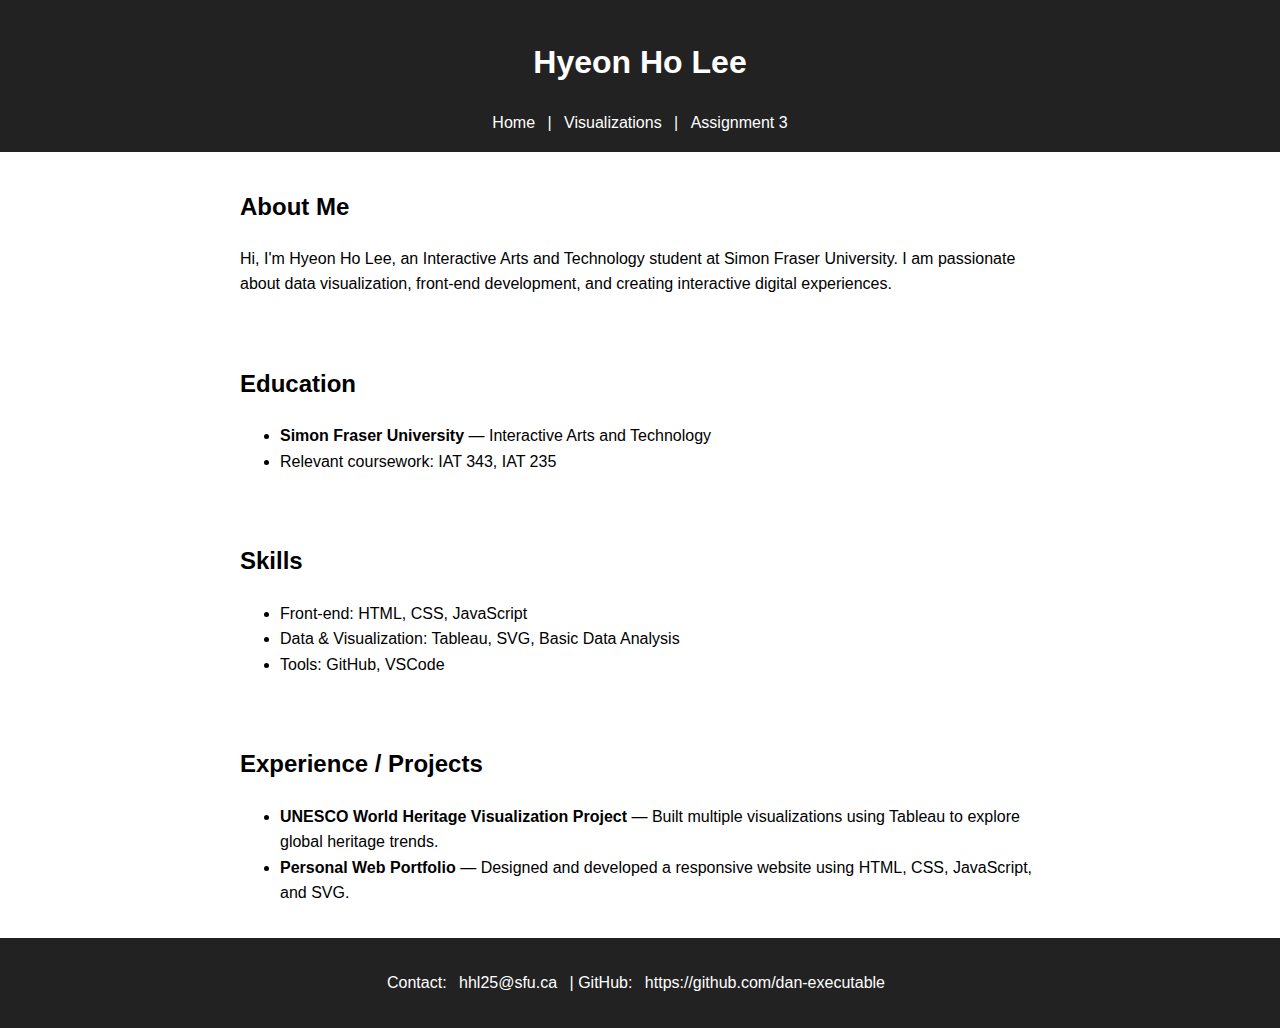
<file: index.html>
<!DOCTYPE html>
<html lang="en">

<head>
    <meta charset="UTF-8">
    <meta name="viewport" content="width=device-width, initial-scale=1.0">
    <title>Hyeon Ho Lee - Personal Website</title>
    <link rel="stylesheet" href="style.css">
    <script src="main.js" defer></script>
</head>

<body>
    <header>
        <h1>Hyeon Ho Lee</h1>
        <nav>
            <a href="index.html">Home</a> |
            <a href="visualizations.html">Visualizations</a> |
            <a href="assignment3.html">Assignment 3</a>
        </nav>
    </header>

    <section id="about">
        <h2>About Me</h2>
        <p>Hi, I'm Hyeon Ho Lee, an Interactive Arts and Technology student at Simon Fraser University. I am passionate
            about data visualization, front-end development, and creating interactive digital experiences.</p>
    </section>

    <section id="education">
        <h2>Education</h2>
        <ul>
            <li><strong>Simon Fraser University</strong> — Interactive Arts and Technology</li>
            <li>Relevant coursework: IAT 343, IAT 235</li>
        </ul>
    </section>

    <section id="skills">
        <h2>Skills</h2>
        <ul>
            <li>Front-end: HTML, CSS, JavaScript</li>
            <li>Data & Visualization: Tableau, SVG, Basic Data Analysis</li>
            <li>Tools: GitHub, VSCode</li>
        </ul>
    </section>

    <section id="experience">
        <h2>Experience / Projects</h2>
        <ul>
            <li><strong>UNESCO World Heritage Visualization Project</strong> — Built multiple visualizations using
                Tableau to explore global heritage trends.</li>
            <li><strong>Personal Web Portfolio</strong> — Designed and developed a responsive website using HTML, CSS,
                JavaScript, and SVG.</li>
        </ul>
    </section>

    <footer>
        <p>Contact: <a href="mailto:hhl25@sfu.ca">hhl25@sfu.ca</a> | GitHub: <a
                href="https://github.com/dan-executable">https://github.com/dan-executable</a></p>
    </footer>
</body>

</html>
</file>
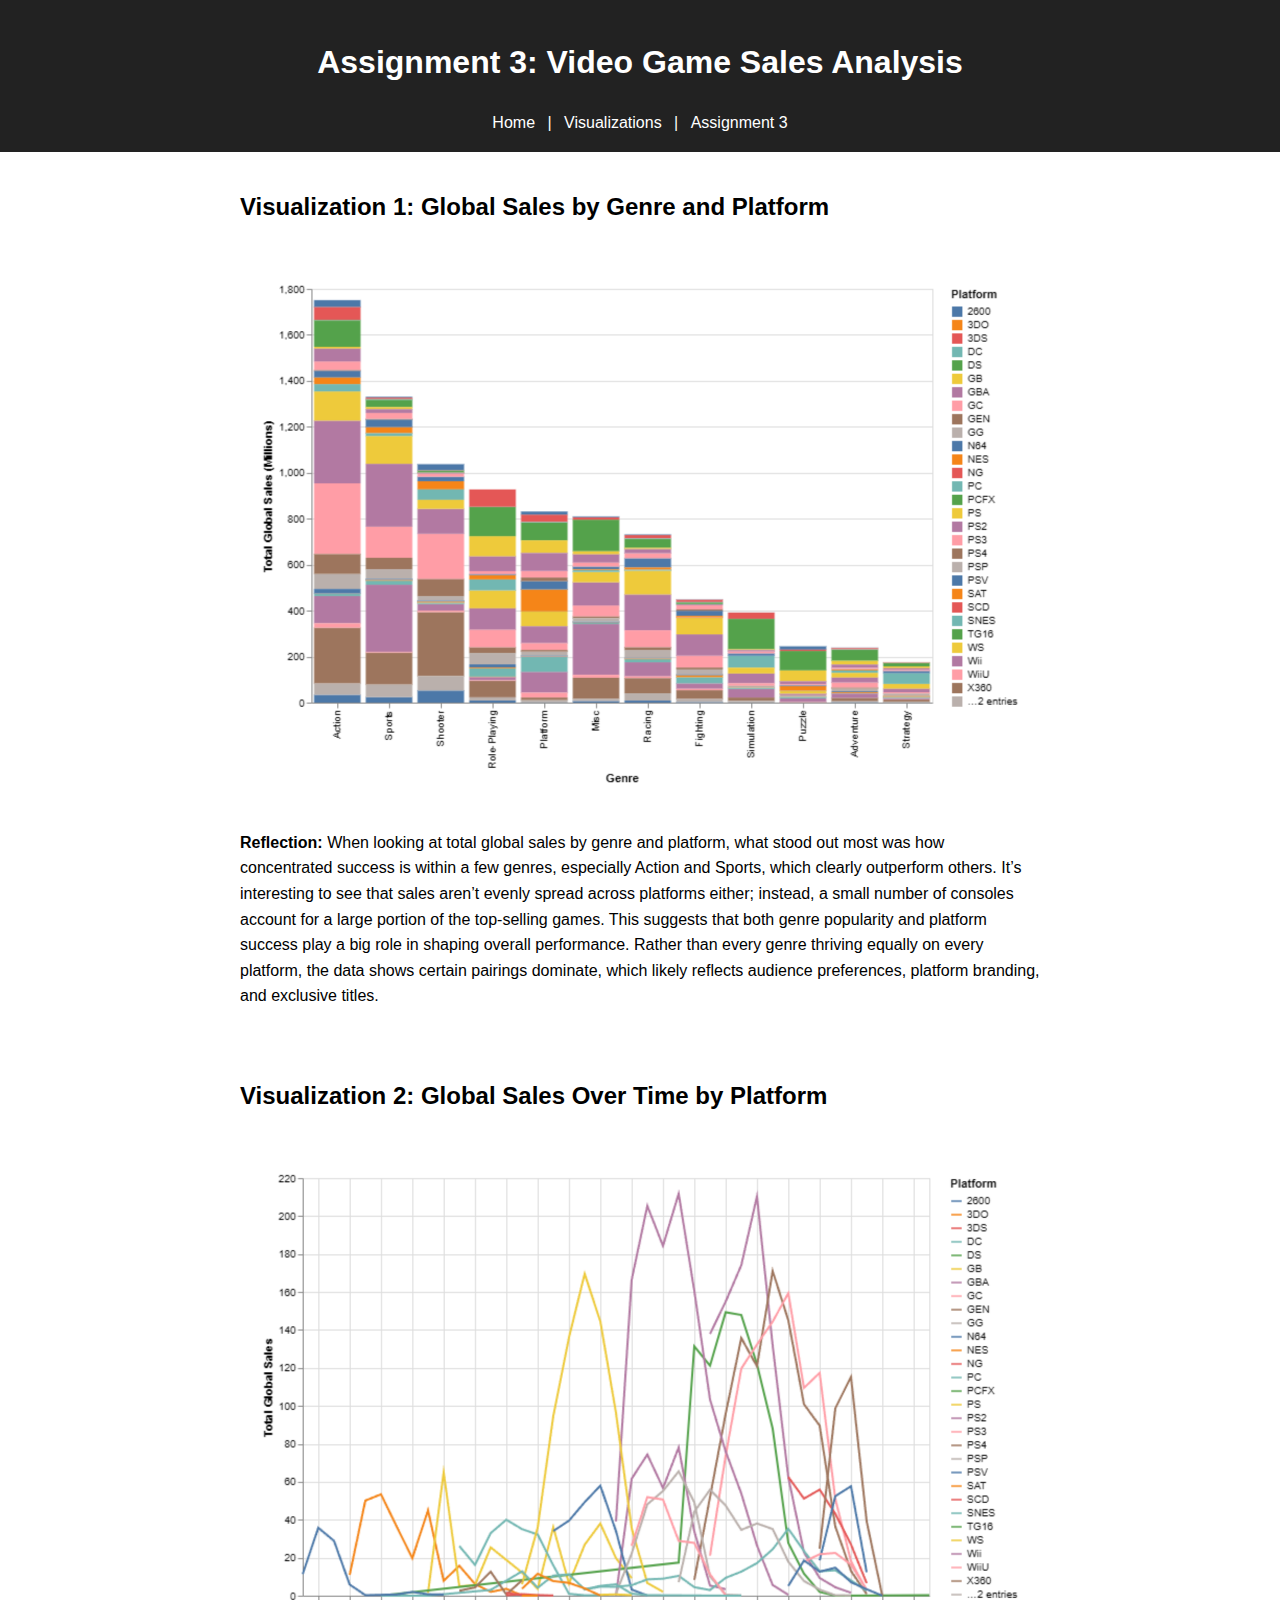
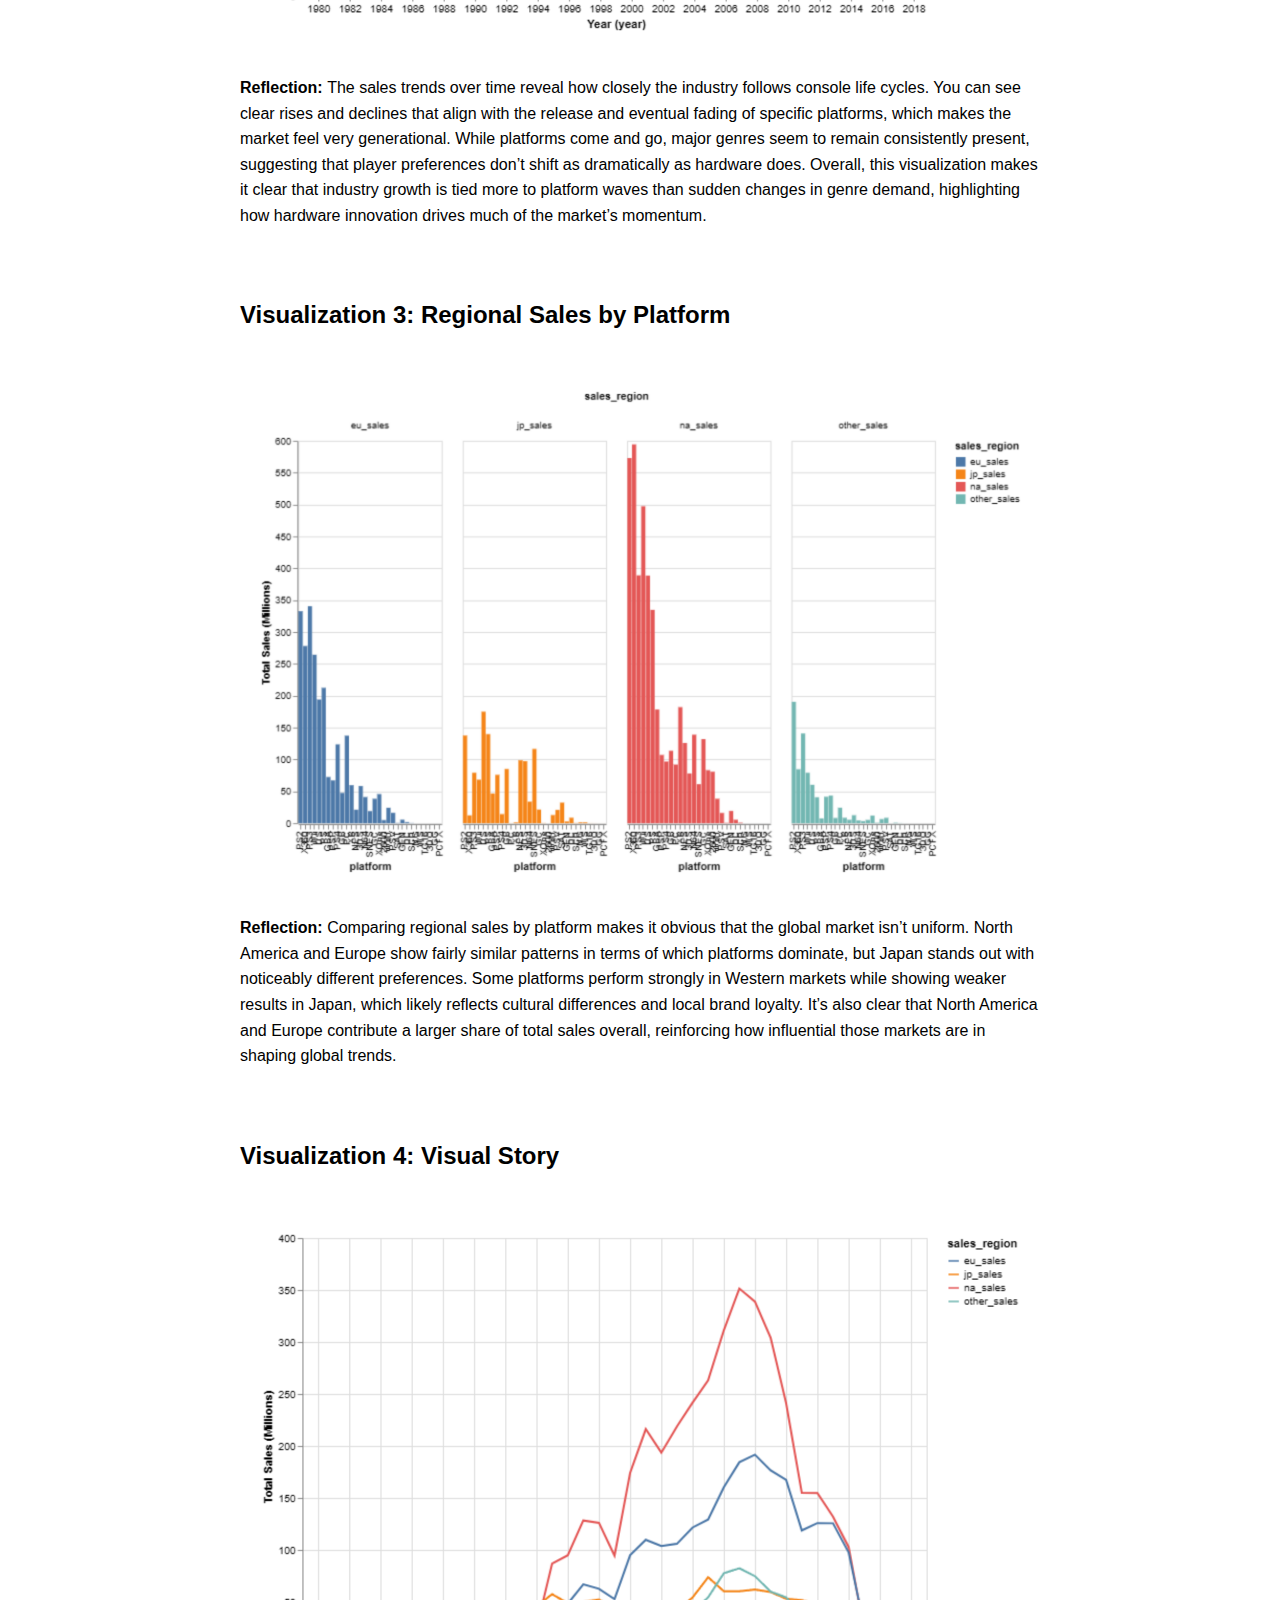
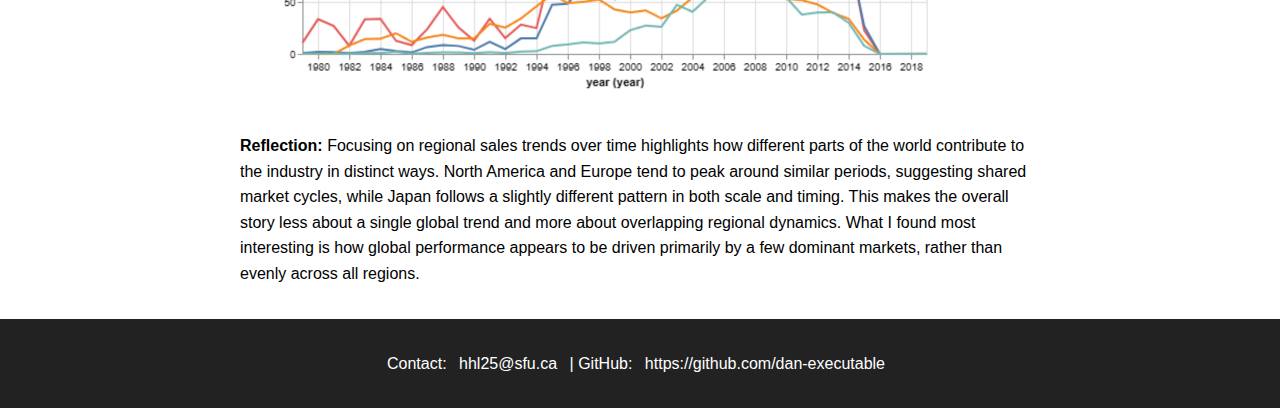
<file: assignment3.html>
<!DOCTYPE html>
<html lang="en">
    
<head>
  <meta charset="UTF-8">
  <meta name="viewport" content="width=device-width, initial-scale=1.0">
  <title>Assignment 3 - Vega-Lite Intro</title>
  <link rel="stylesheet" href="style.css">
  <script src="main.js" defer></script>
</head>

<body>

<header>
  <h1>Assignment 3: Video Game Sales Analysis</h1>
  <nav>
    <a href="index.html">Home</a> |
    <a href="visualizations.html">Visualizations</a> |
    <a href="assignment3.html">Assignment 3</a>
  </nav>
</header>

<section>
  <h2>Visualization 1: Global Sales by Genre and Platform</h2>
  <img src="images/visualization 1.png" alt="Global Sales by Genre and Platform" width="800">
  <p>
    <b>Reflection: </b>When looking at total global sales by genre and platform, what stood out most was how concentrated success is within a few genres, especially Action and Sports, which clearly outperform others. It’s interesting to see that sales aren’t evenly spread across platforms either; instead, a small number of consoles account for a large portion of the top-selling games. This suggests that both genre popularity and platform success play a big role in shaping overall performance. Rather than every genre thriving equally on every platform, the data shows certain pairings dominate, which likely reflects audience preferences, platform branding, and exclusive titles.
  </p>
</section>

<section>
  <h2>Visualization 2: Global Sales Over Time by Platform</h2>
  <img src="images/visualization 2.png" alt="Sales Over Time by Platform" width="800">
  <p>
    <b>Reflection: </b>The sales trends over time reveal how closely the industry follows console life cycles. You can see clear rises and declines that align with the release and eventual fading of specific platforms, which makes the market feel very generational. While platforms come and go, major genres seem to remain consistently present, suggesting that player preferences don’t shift as dramatically as hardware does. Overall, this visualization makes it clear that industry growth is tied more to platform waves than sudden changes in genre demand, highlighting how hardware innovation drives much of the market’s momentum.
  </p>
</section>

<section>
  <h2>Visualization 3: Regional Sales by Platform</h2>
  <img src="images/visualization 3.png" alt="Regional Sales by Platform" width="800">
  <p>
    <b>Reflection: </b>Comparing regional sales by platform makes it obvious that the global market isn’t uniform. North America and Europe show fairly similar patterns in terms of which platforms dominate, but Japan stands out with noticeably different preferences. Some platforms perform strongly in Western markets while showing weaker results in Japan, which likely reflects cultural differences and local brand loyalty. It’s also clear that North America and Europe contribute a larger share of total sales overall, reinforcing how influential those markets are in shaping global trends.
  </p>
</section>

<section>
  <h2>Visualization 4: Visual Story</h2>
  <img src="images/visualization 4.png" alt="Visual Story" width="800">
  <p>
    <b>Reflection: </b>Focusing on regional sales trends over time highlights how different parts of the world contribute to the industry in distinct ways. North America and Europe tend to peak around similar periods, suggesting shared market cycles, while Japan follows a slightly different pattern in both scale and timing. This makes the overall story less about a single global trend and more about overlapping regional dynamics. What I found most interesting is how global performance appears to be driven primarily by a few dominant markets, rather than evenly across all regions.
  </p>
</section>

<footer>
  <p>
    Contact: <a href="mailto:hhl25@sfu.ca">hhl25@sfu.ca</a> |
    GitHub: <a href="https://github.com/dan-executable">https://github.com/dan-executable</a>
  </p>
</footer>

</body>
</html>
</file>
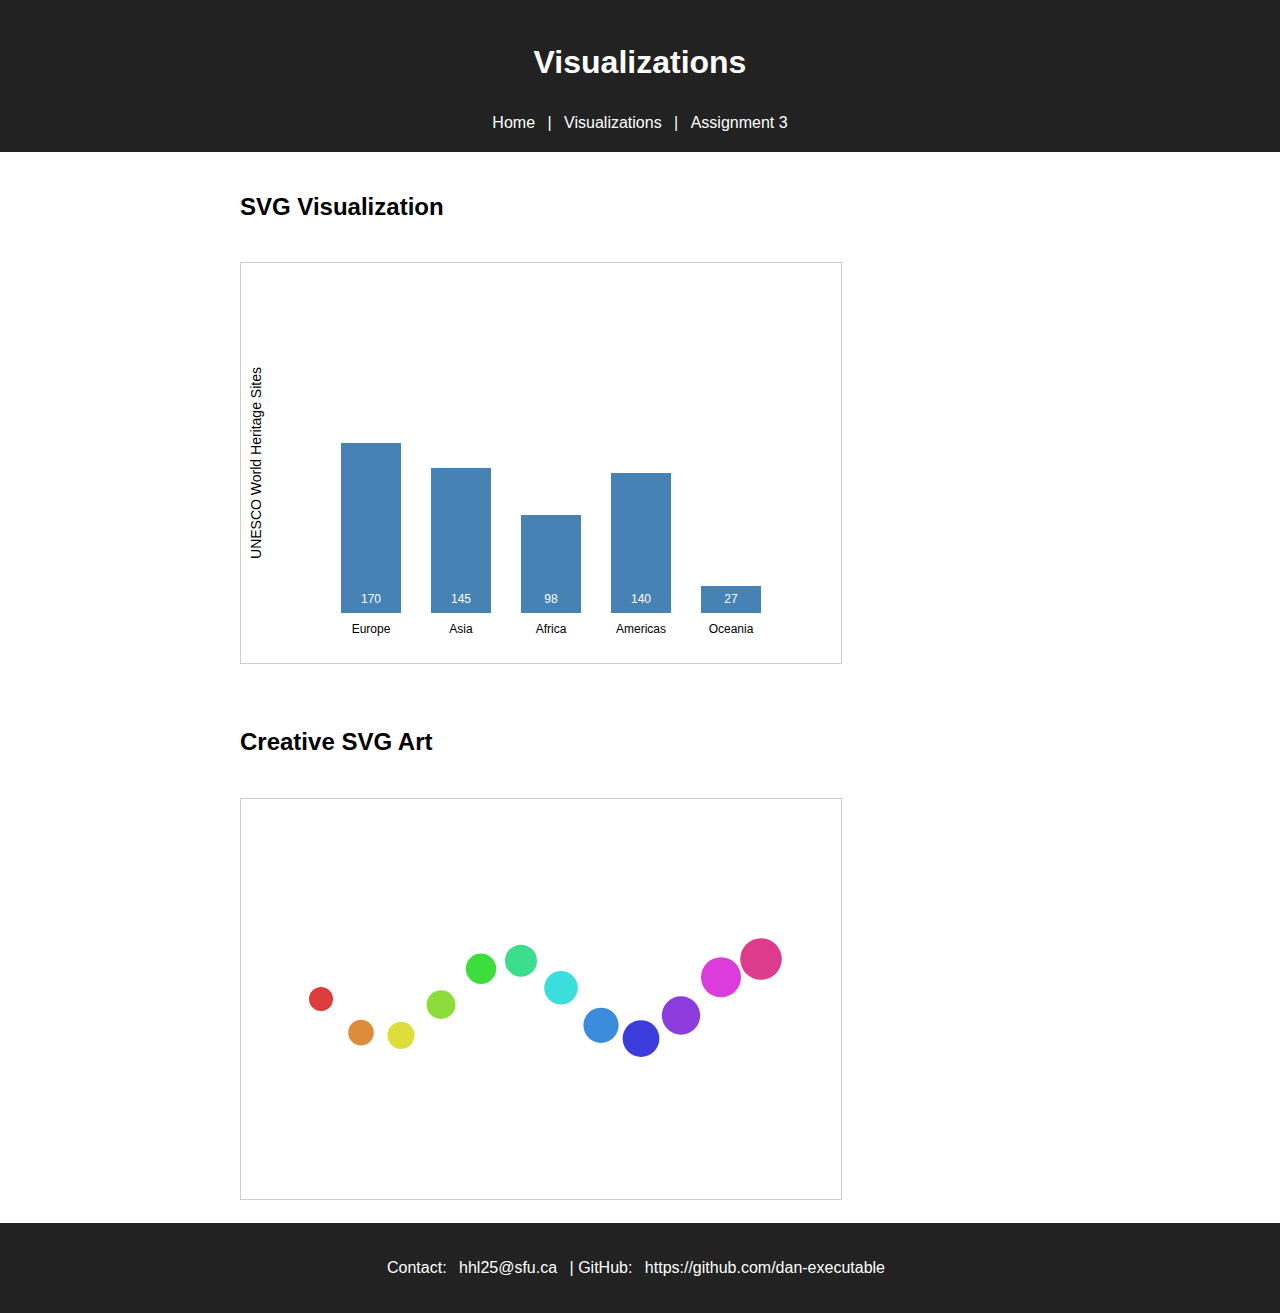
<file: visualizations.html>
<!DOCTYPE html>
<html lang="en">

<head>
    <meta charset="UTF-8">
    <meta name="viewport" content="width=device-width, initial-scale=1.0">
    <title>Visualizations - Hyeon Ho Lee</title>
    <link rel="stylesheet" href="style.css">
    <script src="vis.js" defer></script>
</head>

<body>
    <header>
        <h1>Visualizations</h1>
        <nav>
            <a href="index.html">Home</a> |
            <a href="visualizations.html">Visualizations</a> |
            <a href="assignment3.html">Assignment 3</a>
        </nav>
    </header>

    <section>
        <h2>SVG Visualization</h2>
        <svg id="my-svg" width="600" height="400"></svg>
    </section>

    <section>
        <h2>Creative SVG Art</h2>
        <svg id="creative-svg" width="600" height="400"></svg>
    </section>

    <footer>
        <p>
            Contact:
            <a href="mailto:hhl25@sfu.ca">hhl25@sfu.ca</a> |
            GitHub:
            <a href="https://github.com/dan-executable">https://github.com/dan-executable</a>
        </p>
    </footer>
</body>

</html>
</file>
<file: style.css>
body {
    font-family: Arial, sans-serif;
    margin: 0;
    padding: 0;
    line-height: 1.6;
}

header,
footer {
    background: #222;
    color: #fff;
    text-align: center;
    padding: 1em;
}

header nav a,
footer a {
    color: #fff;
    text-decoration: none;
    margin: 0 0.5em;
}

section {
    padding: 1em;
    max-width: 800px;
    margin: auto;
}

svg {
    border: 1px solid #ccc;
    margin-top: 1em;
}

img {
  max-width: 100%;
  height: auto;
  margin-top: 1em;
}
</file>
